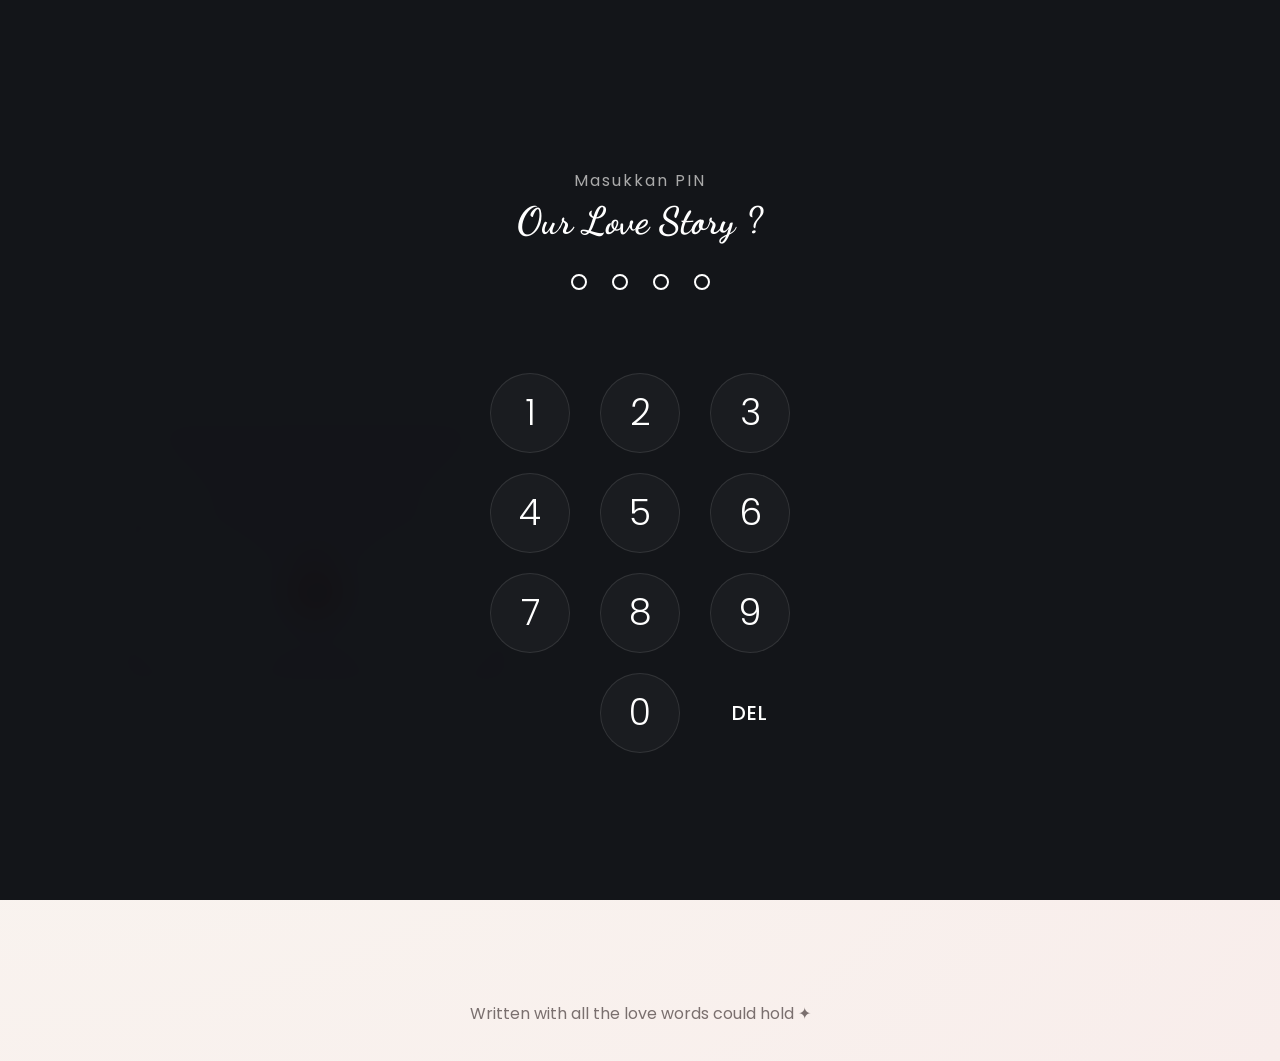
<file: letter.html>
<!DOCTYPE html>
<html lang="en">
<head>
  <meta charset="UTF-8" />
  <meta name="viewport" content="width=device-width, initial-scale=1.0" />
  <title>Letter | Siskaa</title>
  <link href="https://fonts.googleapis.com/css2?family=Cormorant+Garamond:wght@400;500;600;700&family=Dancing+Script:wght@500;600;700&family=Poppins:wght@300;400;500;600;700&display=swap" rel="stylesheet" />
  <link rel="stylesheet" href="style.css" />
</head>
<body>
  <div class="cursor-glow"></div>
  <div class="floating-bg"></div>

  <nav class="navbar glass">
    <a href="index.html" class="logo">Siskaa</a>
    <div class="nav-links">
      <a href="memories.html">Memories</a>
      <a href="reasons.html">Reasons</a>
      <a href="letter.html">Letter</a>
      <a href="cake.html">Cake</a>
      <a href="final.html">Final</a>
    </div>
  </nav>

  <main class="letter-page">
    <section class="envelope reveal" id="envelope">
      <div class="flap"></div>
      <div class="wax-seal">??</div>
      <div class="env-body">
        <div class="stamp"></div>
        <p style="font-family: 'Dancing Script', cursive; font-size: 32px; color: #fff; text-shadow: 1px 1px 5px rgba(0,0,0,0.3); margin-top: 30px;">Untuk Siskaa</p>
        <p style="font-size: 14px; opacity: 0.8; margin-top: 5px;">Tap to open</p>
      </div>
    </section>

    <section class="letter-paper reveal delay-1" id="letterPaper">
      <p class="script-text">Dear Siskaa,</p>
      <p id="typedLetter"></p>
    </section>
  </main>

  <footer class="footer">Written with all the love words could hold ✦</footer>
  <script src="script.js?v=1789217752472"></script>
</body>
</html>
</file>
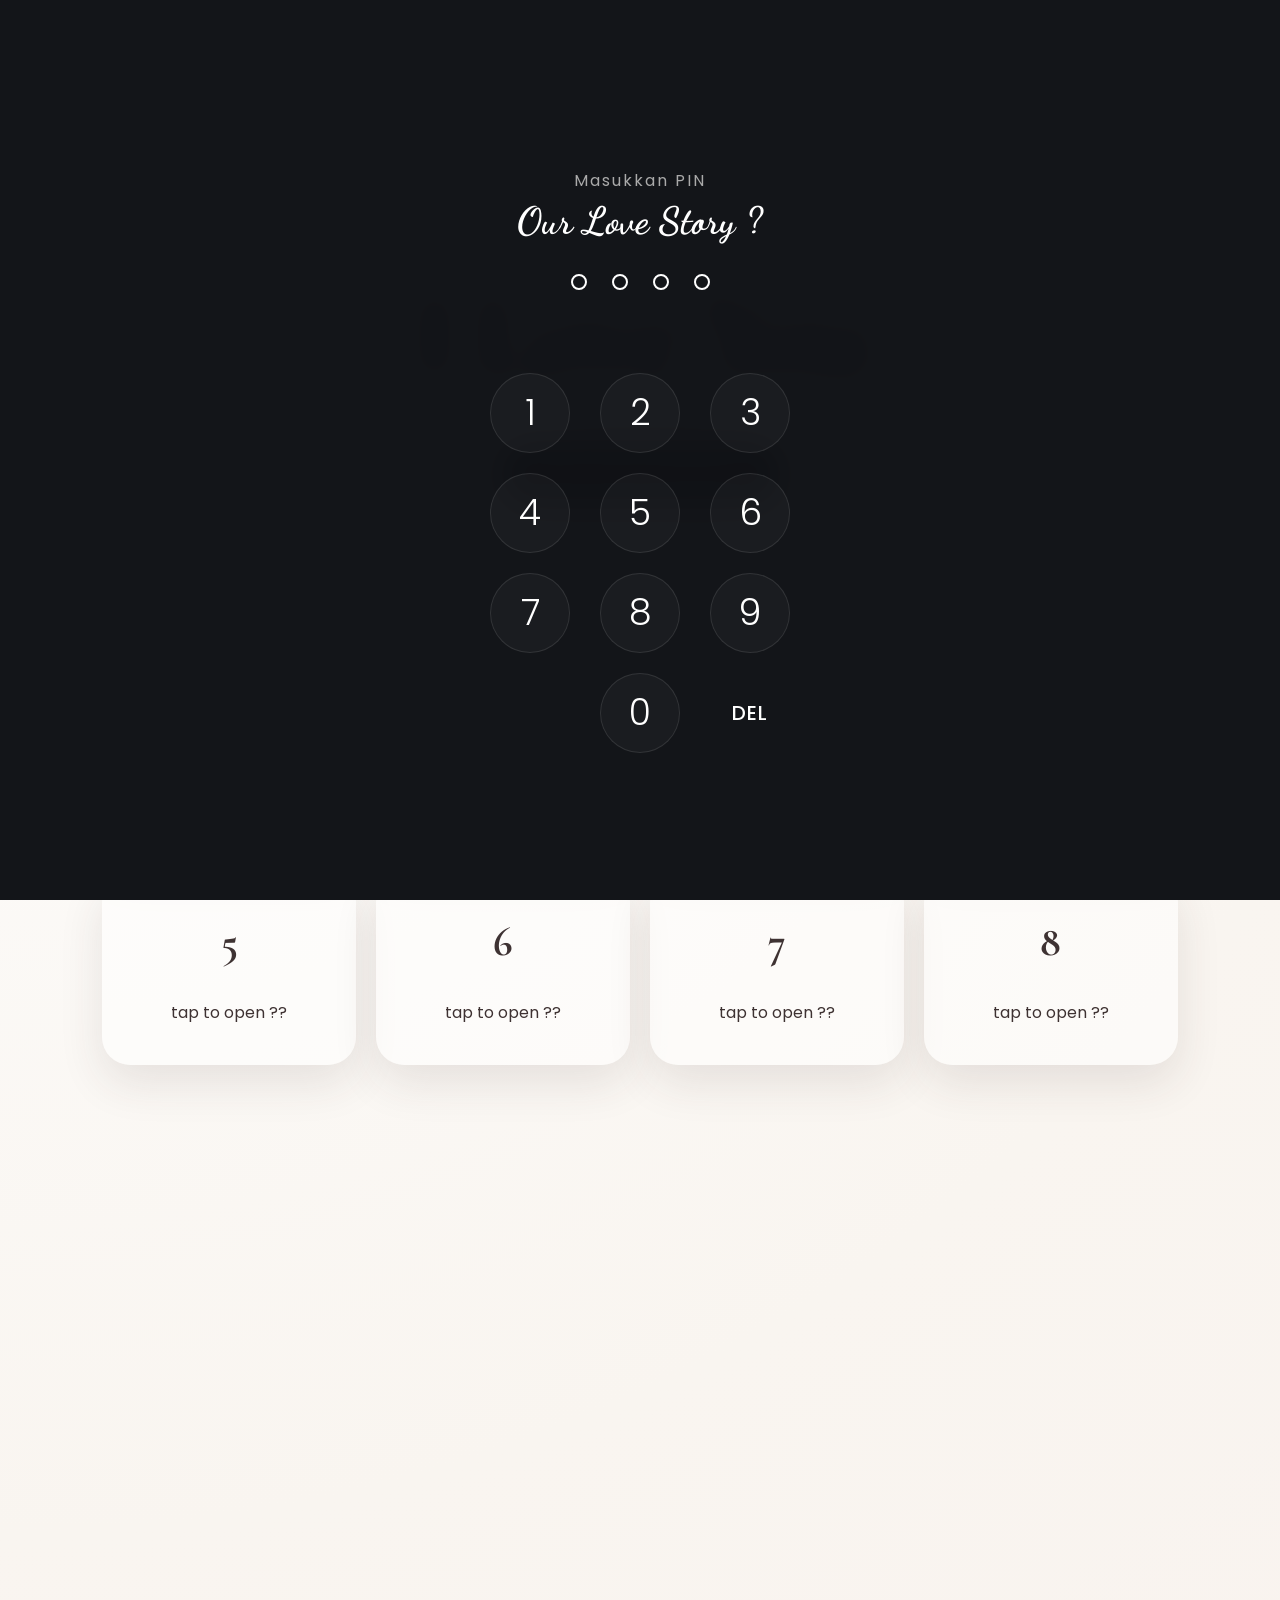
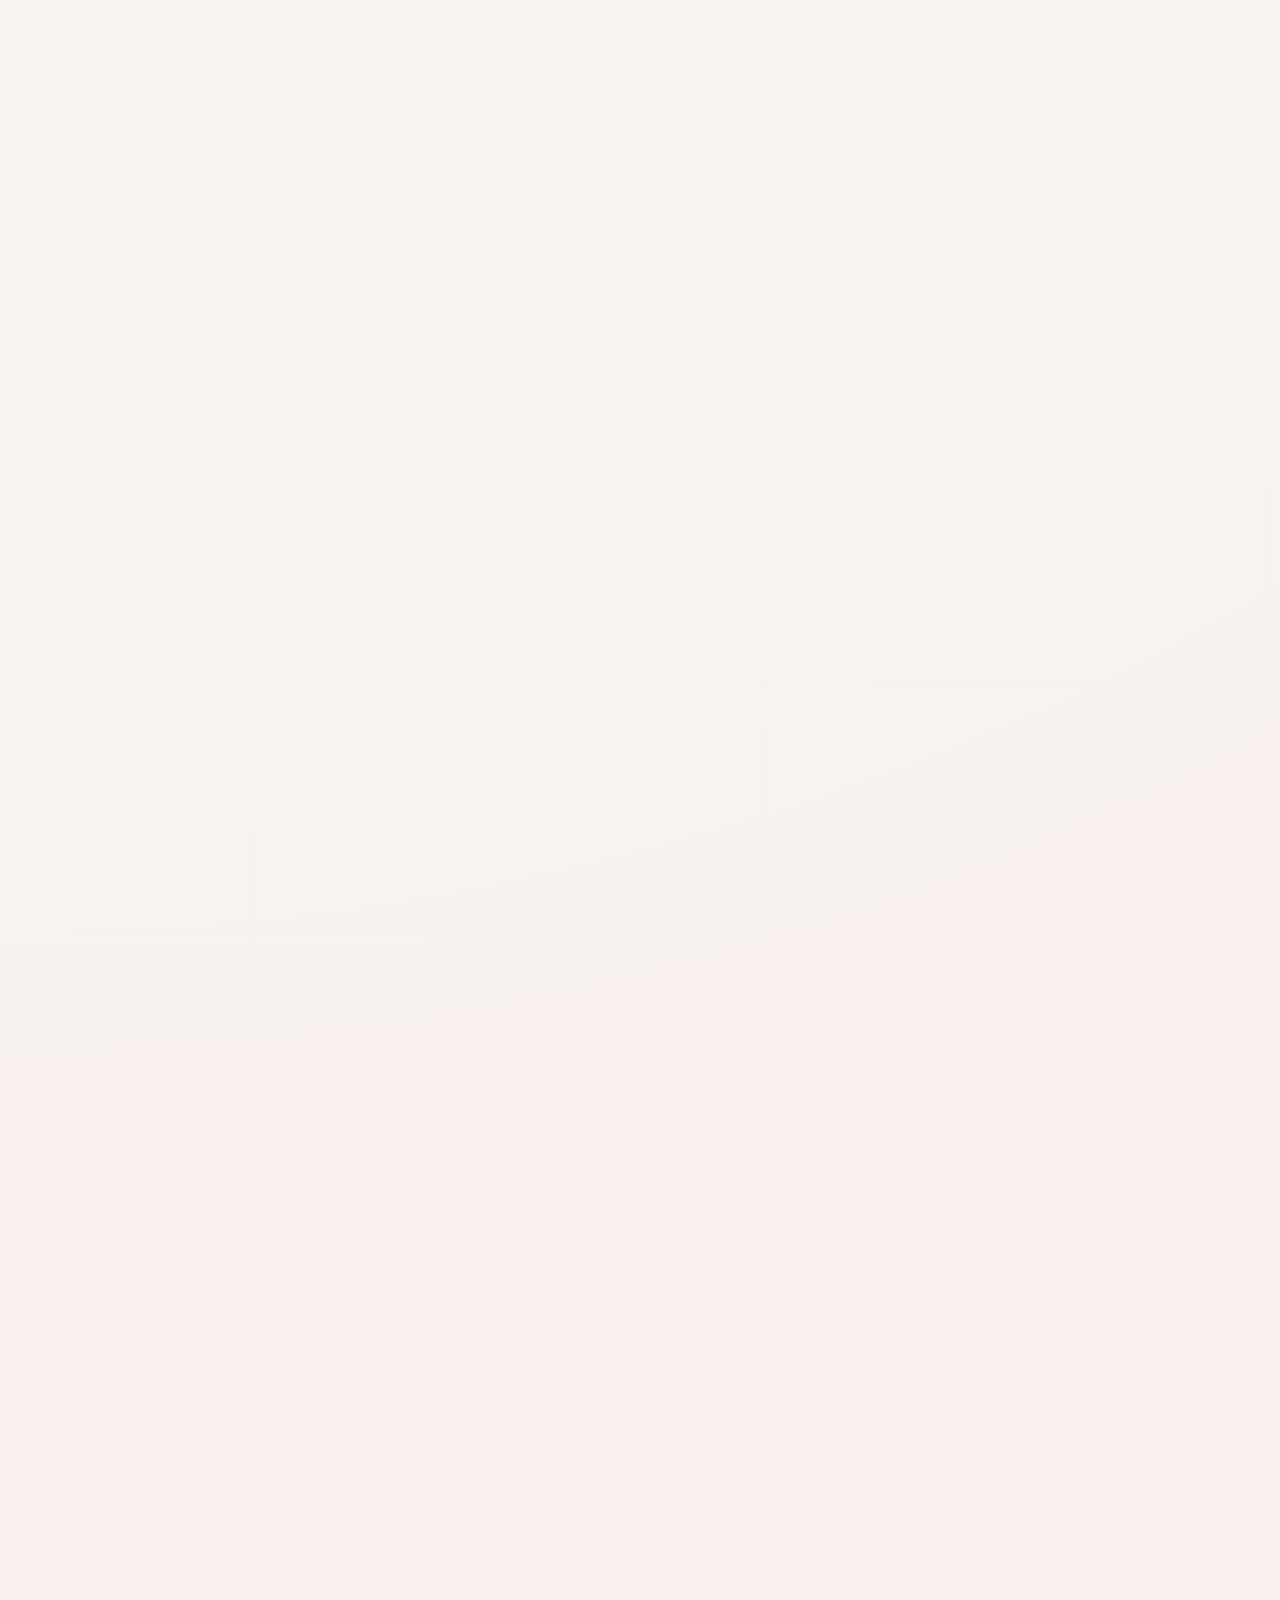
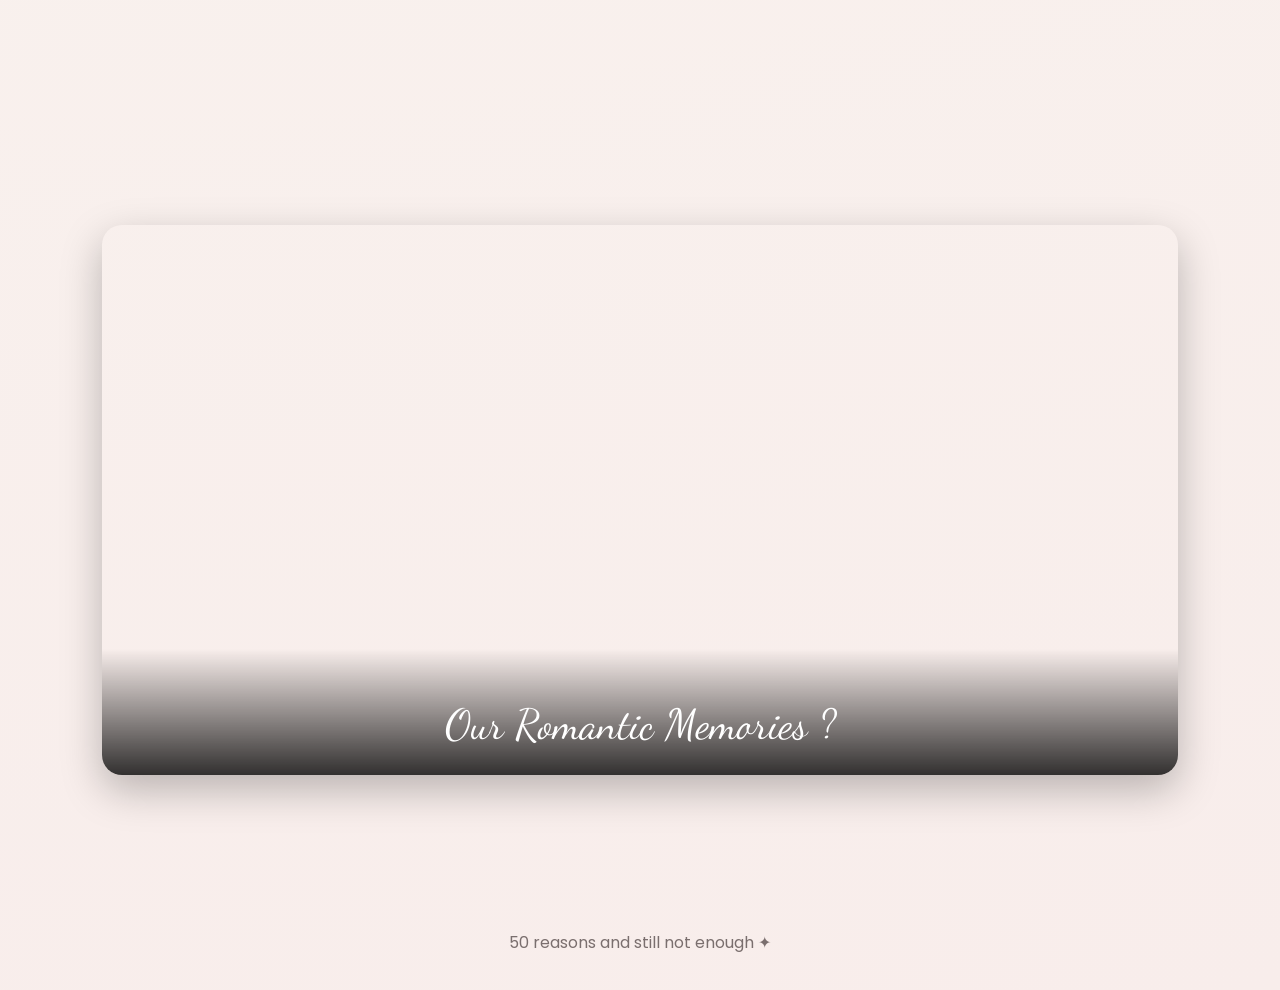
<file: reasons.html>
<!DOCTYPE html>
<html lang="en">
<head>
  <meta charset="UTF-8" />
  <meta name="viewport" content="width=device-width, initial-scale=1.0" />
  <title>Reasons | Siskaa</title>
  <link href="https://fonts.googleapis.com/css2?family=Cormorant+Garamond:wght@400;500;600;700&family=Dancing+Script:wght@500;600;700&family=Poppins:wght@300;400;500;600;700&display=swap" rel="stylesheet" />
  <link rel="stylesheet" href="style.css" />
</head>
<body>
  <div class="cursor-glow"></div>
  <div class="floating-bg"></div>

  <nav class="navbar glass">
    <a href="index.html" class="logo">Siskaa</a>
    <div class="nav-links">
      <a href="memories.html">Memories</a>
      <a href="reasons.html">Reasons</a>
      <a href="letter.html">Letter</a>
      <a href="cake.html">Cake</a>
      <a href="final.html">Final</a>
    </div>
  </nav>

  <header class="sub-hero reveal">
    <p class="script-text">fifty tiny Reasons Why</p>
    <h1>I Love You</h1>
    <p>Tap and smile</p>
    <button class="btn primary" id="randomReasonBtn">Click to know the Reasons</button>
    <div class="random-reason glass" id="randomReason">Your cute funny habits ??</div>
  </header>

  <section class="reason-grid" id="reasonGrid" data-image-folder="assets" data-image-count="50">
  </section>

  <footer class="footer">50 reasons and still not enough ✦</footer>
  <script src="script.js?v=1789217752472"></script>
</body>
</html>
</file>
<file: style.css>
:root {
  --warm-white: #f9f5f0;
  --blush: #f8edeb;
  --rose: #e8cfc1;
  --champagne: #d8b4a0;
  --cocoa: #3e3232;
  --serif: "Cormorant Garamond", serif;
  --script: "Dancing Script", cursive;
  --body: "Poppins", sans-serif;
}

* {
  box-sizing: border-box;
  margin: 0;
  padding: 0;
}

html {
  scroll-behavior: smooth;
}

body {
  min-height: 100vh;
  overflow-x: hidden;
  color: var(--cocoa);
  font-family: var(--body);
  background: radial-gradient(circle at top left, #fff 0%, var(--warm-white) 35%, var(--blush) 100%);
}

a {
  color: inherit;
  text-decoration: none;
}

button {
  font: inherit;
}

.glass {
  background: rgba(255, 255, 255, 0.35);
  border: 1px solid rgba(255, 255, 255, 0.55);
  backdrop-filter: blur(22px);
  box-shadow: 0 24px 70px rgba(62, 50, 50, 0.12);
}

.navbar {
  position: fixed;
  top: 22px;
  left: 50%;
  z-index: 50;
  width: min(1120px, 92%);
  display: flex;
  align-items: center;
  justify-content: space-between;
  padding: 14px 24px;
  border-radius: 999px;
  transform: translateX(-50%);
}

.logo {
  font-family: var(--script);
  font-size: 30px;
  font-weight: 700;
}

.nav-links {
  display: flex;
  gap: 18px;
  font-size: 13px;
  font-weight: 500;
}

.nav-links a {
  opacity: 0.78;
  transition: 0.3s;
}

.nav-links a:hover {
  color: #9f6a59;
  opacity: 1;
}

.cursor-glow {
  position: fixed;
  z-index: 0;
  width: 280px;
  height: 280px;
  border-radius: 50%;
  pointer-events: none;
  background: radial-gradient(circle, rgba(216, 180, 160, 0.28), transparent 65%);
  transform: translate(-50%, -50%);
}

.floating-bg::before,
.floating-bg::after {
  content: "✦ ♥ ✧";
  position: fixed;
  z-index: 0;
  color: rgba(216, 180, 160, 0.35);
  font-size: 34px;
  animation: float 8s infinite ease-in-out;
}

.floating-bg::before {
  top: 18%;
  left: 7%;
}

.floating-bg::after {
  right: 8%;
  bottom: 18%;
  animation-delay: 2s;
}

.hero,
.page-section {
  min-height: 100vh;
}

.hero {
  position: relative;
  display: grid;
  grid-template-columns: 1.2fr 0.8fr;
  align-items: center;
  padding: 120px 9% 70px;
  background: linear-gradient(120deg, rgba(249, 245, 240, 0.78), rgba(248, 237, 235, 0.65)), var(--hero-image) center/cover;
}

.hero-overlay {
  position: absolute;
  inset: 0;
  background: radial-gradient(circle at 70% 40%, rgba(255, 255, 255, 0.55), transparent 35%);
}

.hero-content,
.countdown-card {
  position: relative;
  z-index: 2;
}

.script-text {
  margin-bottom: 8px;
  color: #a36f5c;
  font-family: var(--script);
  font-size: 30px;
}

.hero h1,
.sub-hero h1,
.final-page h1,
.cake-page h1 {
  font-family: var(--serif);
  font-size: clamp(62px, 9vw, 128px);
  font-weight: 600;
  line-height: 0.86;
  letter-spacing: -3px;
}

.hero h1 span {
  color: #8f5f51;
  font-style: italic;
}

.hero-desc {
  max-width: 560px;
  margin: 28px 0;
  font-size: 18px;
  line-height: 1.8;
}

.btn {
  display: inline-flex;
  align-items: center;
  justify-content: center;
  margin-right: 12px;
  padding: 14px 28px;
  border-radius: 999px;
  font-weight: 600;
  transition: 0.3s;
}

.primary {
  color: #fff;
  background: var(--cocoa);
  box-shadow: 0 20px 50px rgba(62, 50, 50, 0.22);
}

.ghost {
  background: rgba(255, 255, 255, 0.42);
  border: 1px solid rgba(62, 50, 50, 0.1);
}

.btn:hover,
.cut-cake-btn:hover {
  transform: translateY(-4px);
}

.countdown-card {
  max-width: 420px;
  padding: 28px;
  border-radius: 32px;
}

.countdown {
  display: grid;
  grid-template-columns: repeat(4, 1fr);
  gap: 12px;
}

.countdown div {
  padding: 18px 10px;
  text-align: center;
  background: rgba(255, 255, 255, 0.42);
  border-radius: 22px;
}

.countdown strong {
  font-family: var(--serif);
  font-size: 36px;
}

.countdown span {
  display: block;
  font-size: 12px;
}

.music-btn {
  position: fixed;
  right: 28px;
  bottom: 28px;
  z-index: 60;
  width: 56px;
  height: 56px;
  color: #fff;
  font-size: 24px;
  background: var(--cocoa);
  border: 0;
  border-radius: 50%;
  box-shadow: 0 18px 42px rgba(62, 50, 50, 0.25);
  cursor: pointer;
}

.sub-hero {
  padding: 150px 8% 55px;
  text-align: center;
}

.sub-hero p {
  max-width: 680px;
  margin: 10px auto 24px;
}

.masonry {
  columns: 3 260px;
  column-gap: 24px;
  padding: 30px 8%;
}

.polaroid {
  break-inside: avoid;
  margin-bottom: 24px;
  padding: 14px 14px 22px;
  background: #fff;
  border-radius: 24px;
  box-shadow: 0 20px 55px rgba(62, 50, 50, 0.14);
  transform: rotate(-1deg);
  transition: 0.35s;
}

.polaroid:nth-child(even) {
  transform: rotate(1.5deg);
}

.polaroid:hover {
  transform: translateY(-8px) rotate(0);
}

.photo {
  height: 260px;
  border-radius: 18px;
  background: linear-gradient(135deg, var(--rose), var(--champagne)) center/cover;
}
.photo video {
  width: 100%;
  height: 100%;
  border-radius: 18px;
  object-fit: cover;
  display: block;
}

.tall .photo {
  height: 390px;
}

.wide .photo {
  height: 230px;
}

.polaroid p {
  margin-top: 12px;
  font-family: var(--script);
  font-size: 25px;
}

.reason-grid {
  display: grid;
  grid-template-columns: repeat(auto-fit, minmax(210px, 1fr));
  gap: 20px;
  padding: 20px 8% 90px;
}

.reason-card {
  height: 190px;
  perspective: 900px;
  cursor: pointer;
}

.reason-inner {
  position: relative;
  width: 100%;
  height: 100%;
  transition: 0.7s;
  transform-style: preserve-3d;
}

.reason-card:hover .reason-inner,
.reason-card:focus-within .reason-inner {
  transform: rotateY(180deg);
}

.reason-front,
.reason-back {
  position: absolute;
  inset: 0;
  display: grid;
  place-items: center;
  padding: 24px;
  text-align: center;
  border-radius: 28px;
  backface-visibility: hidden;
  box-shadow: 0 18px 45px rgba(62, 50, 50, 0.11);
}

.reason-front {
  background: rgba(255, 255, 255, 0.5);
}

.reason-front h3 {
  font-family: var(--serif);
  font-size: 42px;
}

.reason-back {
  color: #fff;
  background-position: center;
  background-size: cover;
  transform: rotateY(180deg);
  place-items: end center;
  padding: 24px 20px 22px;
}

.reason-back p {
  width: 100%;
  margin: 0;
  font-family: var(--script);
  font-size: 25px;
  line-height: 1.25;
  text-shadow: 0 8px 24px rgba(0, 0, 0, 0.55);
}

.random-reason {
  max-width: 560px;
  margin: 22px auto 0;
  padding: 20px;
  border-radius: 28px;
}

.letter-page {
  min-height: 100vh;
  display: grid;
  grid-template-columns: 0.8fr 1.2fr;
  gap: 50px;
  align-items: center;
  padding: 150px 9% 70px;
}

.envelope {
  position: relative;
  height: 260px;
  cursor: pointer;
}

.env-body {
  position: absolute;
  bottom: 0;
  display: grid;
  place-items: center;
  width: 100%;
  height: 180px;
  border-radius: 18px;
  background: linear-gradient(135deg, var(--rose), #fff);
  box-shadow: 0 30px 70px rgba(62, 50, 50, 0.14);
}

.flap {
  position: absolute;
  top: 0;
  left: 8%;
  width: 84%;
  height: 160px;
  background: var(--champagne);
  clip-path: polygon(50% 100%, 0 0, 100% 0);
  transform-origin: top;
  transition: 0.7s;
}

.envelope.open .flap {
  transform: rotateX(180deg);
}

.letter-paper {
  min-height: 500px;
  padding: 46px;
  background: #fffaf5;
  border-radius: 34px;
  box-shadow: 0 30px 80px rgba(62, 50, 50, 0.16);
}

.letter-paper h1 {
  font-family: var(--serif);
  font-size: 58px;
}

.letter-paper p:last-child {
  font-size: 17px;
  line-height: 2;
}

.night {
  color: #fff;
  background: radial-gradient(circle at top, #453636 0%, #191317 70%);
}

.cake-page,
.final-page {
  min-height: 100vh;
  display: grid;
  place-items: center;
  padding: 150px 8% 70px;
  text-align: center;
}

.final-page {
  background: linear-gradient(rgba(25, 19, 23, 0.45), rgba(25, 19, 23, 0.86)), var(--final-image) center/cover;
}

.cake-page h1,
.final-page h1 {
  max-width: 900px;
}


.cake-section {
  position: relative;
  display: flex;
  flex-direction: column;
  align-items: center;
  justify-content: center;
  min-height: 62vh;
  overflow: visible;
}

.cake-glow {
  position: absolute;
  width: 460px;
  height: 460px;
  border-radius: 50%;
  background: radial-gradient(circle, rgba(255, 214, 186, 0.34), transparent 68%);
  filter: blur(2px);
}

.cake-stage-text {
  position: relative;
  z-index: 8;
  margin: 18px auto 28px;
  max-width: 620px;
  padding: 14px 22px;
  border: 1px solid rgba(255, 255, 255, 0.32);
  border-radius: 999px;
  background: rgba(255, 255, 255, 0.13);
  color: rgba(255, 255, 255, 0.88);
  backdrop-filter: blur(14px);
  font-size: 14px;
}

.cake {
  position: relative;
  width: 390px;
  height: 330px;
  margin-bottom: 38px;
  overflow: visible;
}

.plate {
  position: absolute;
  left: 50%;
  bottom: -18px;
  width: 390px;
  height: 34px;
  border-radius: 50%;
  background: rgba(255, 255, 255, 0.34);
  transform: translateX(-50%);
  box-shadow: 0 26px 45px rgba(0, 0, 0, 0.24);
}

.candles {
  position: absolute;
  top: 2px;
  left: 50%;
  z-index: 7;
  display: flex;
  gap: 28px;
  transform: translateX(-50%);
  transition: 0.85s ease;
}

.candle {
  position: relative;
  display: block;
  width: 13px;
  height: 58px;
  margin-top: 24px;
  border-radius: 8px;
  background: repeating-linear-gradient(45deg, #fff 0 7px, #f7a7b5 7px 14px);
  box-shadow: inset 0 -8px 12px rgba(0, 0, 0, 0.08);
}

.flame {
  position: absolute;
  top: -28px;
  left: 50%;
  width: 16px;
  height: 30px;
  border-radius: 50% 50% 45% 45%;
  background: radial-gradient(circle at 50% 65%, #fff7a8 0 24%, #ffd166 25% 56%, #ff7b00 57% 100%);
  transform: translateX(-50%);
  box-shadow: 0 0 18px #ffb347, 0 0 36px rgba(255, 179, 71, 0.72);
  animation: flicker 0.8s infinite alternate;
  transform-origin: bottom center;
  transition: 0.45s ease;
}

.smoke {
  position: absolute;
  top: -30px;
  left: 50%;
  width: 10px;
  height: 10px;
  border-radius: 50%;
  background: rgba(255, 255, 255, 0.72);
  opacity: 0;
  filter: blur(3px);
  transform: translateX(-50%) scale(0.3);
}

.cake.blow .flame {
  opacity: 0;
  transform: translateX(-50%) translateY(12px) scale(0.1) rotate(18deg);
  box-shadow: none;
}

.cake.blow .smoke {
  animation: smokeUp 1.45s ease-out forwards;
}

.cake.blow .candle:nth-child(2) .smoke {
  animation-delay: 0.15s;
}

.cake.blow .candle:nth-child(3) .smoke {
  animation-delay: 0.3s;
}

.cake-top,
.cake-middle,
.cake-bottom,
.cake-slice {
  position: absolute;
  left: 50%;
  border-radius: 22px;
  transform: translateX(-50%);
  transition: 0.9s cubic-bezier(0.22, 0.82, 0.22, 1);
}

.cake-top,
.cake-middle,
.cake-bottom {
  z-index: 3;
  box-shadow: 0 24px 42px rgba(0, 0, 0, 0.22);
  overflow: hidden;
}

.cake-top::after,
.cake-middle::after,
.cake-bottom::after {
  content: "";
  position: absolute;
  inset: 11px 18px auto;
  height: 12px;
  border-radius: 999px;
  background: rgba(255, 255, 255, 0.38);
}

.cake-bottom {
  bottom: 24px;
  width: 330px;
  height: 92px;
  background: linear-gradient(135deg, #e8cfc1, #c8937a);
}

.cake-middle {
  bottom: 104px;
  width: 270px;
  height: 84px;
  background: linear-gradient(135deg, #f8edeb, #e7b7aa);
}

.cake-top {
  bottom: 176px;
  width: 210px;
  height: 74px;
  background: linear-gradient(135deg, #fff5f2, #f1c8bb);
}

.cut-line {
  position: absolute;
  left: 57%;
  bottom: 24px;
  z-index: 6;
  width: 3px;
  height: 228px;
  border-radius: 999px;
  background: rgba(255, 255, 255, 0.85);
  opacity: 0;
  transform: rotate(10deg) scaleY(0);
  transform-origin: top;
  box-shadow: 0 0 18px rgba(255, 255, 255, 0.65);
}

.cake.knife-in .cut-line {
  opacity: 1;
  animation: cutTrace 0.75s ease-in-out forwards;
}

.cake-slice {
  z-index: 5;
  right: 20px;
  left: auto;
  bottom: 24px;
  width: 126px;
  height: 225px;
  border-radius: 18px 22px 20px 18px;
  background: linear-gradient(135deg, #fff5f2 0 30%, #f8edeb 30% 63%, #e8cfc1 63% 100%);
  clip-path: polygon(13% 0, 100% 13%, 78% 100%, 0 100%);
  opacity: 0;
  transform: translateX(-12px) rotate(0deg) scale(0.97);
  box-shadow: 0 28px 48px rgba(0, 0, 0, 0.25);
}

.cake-slice::before {
  content: "";
  position: absolute;
  inset: 0;
  background: radial-gradient(circle at 62% 38%, rgba(195, 92, 92, 0.65) 0 4px, transparent 5px),
    radial-gradient(circle at 48% 72%, rgba(195, 92, 92, 0.55) 0 4px, transparent 5px);
}

.knife {
  position: absolute;
  top: 0;
  right: -170px;
  z-index: 9;
  width: 218px;
  height: 44px;
  opacity: 0;
  transform: translate(80px, -20px) rotate(-34deg);
  transform-origin: right center;
  transition: 1s cubic-bezier(0.22, 0.82, 0.22, 1);
}

.knife-blade {
  position: absolute;
  left: 0;
  top: 12px;
  width: 158px;
  height: 18px;
  border-radius: 999px 4px 4px 999px;
  background: linear-gradient(90deg, #ffffff, #d7d7d7 55%, #9e9e9e);
  box-shadow: 0 14px 28px rgba(0, 0, 0, 0.25);
}

.knife-blade::before {
  content: "";
  position: absolute;
  left: 4px;
  top: 3px;
  width: 120px;
  height: 4px;
  border-radius: 999px;
  background: rgba(255, 255, 255, 0.8);
}

.knife-handle {
  position: absolute;
  right: 0;
  top: 5px;
  width: 68px;
  height: 32px;
  border-radius: 999px;
  background: linear-gradient(135deg, #714948, #3e292d);
  box-shadow: inset 8px 0 10px rgba(255, 255, 255, 0.08), 0 12px 24px rgba(0, 0, 0, 0.28);
}

.cake.knife-in .knife {
  opacity: 1;
  transform: translate(-205px, 128px) rotate(-21deg);
}

.cake.sliced .knife {
  opacity: 0;
  transform: translate(-245px, 170px) rotate(-12deg);
}

.cake.sliced .cake-top,
.cake.sliced .cake-middle,
.cake.sliced .cake-bottom {
  clip-path: polygon(0 0, 62% 0, 52% 100%, 0 100%);
}

.cake.sliced .cake-slice {
  opacity: 1;
  transform: translate(78px, 34px) rotate(12deg) scale(1);
}

.cake.sliced .candles {
  transform: translateX(-83%) translateY(-4px) rotate(-5deg);
}

.cut-cake-btn {
  position: relative;
  z-index: 8;
  padding: 18px 40px;
  color: #3e3232;
  font-size: 18px;
  font-weight: 600;
  cursor: pointer;
  background: rgba(255, 255, 255, 0.82);
  border: 0;
  border-radius: 50px;
  box-shadow: 0 10px 30px rgba(0, 0, 0, 0.16);
  transition: 0.4s;
}

.cut-cake-btn:hover {
  transform: translateY(-4px) scale(1.03);
}

.cut-cake-btn:disabled {
  cursor: default;
  opacity: 0.92;
  transform: none;
}

@keyframes smokeUp {
  0% { opacity: 0; transform: translateX(-50%) translateY(0) scale(0.35); }
  20% { opacity: 0.8; }
  100% { opacity: 0; transform: translateX(-50%) translateY(-58px) scale(2.3); }
}

@keyframes cutTrace {
  0% { transform: rotate(10deg) scaleY(0); }
  100% { transform: rotate(10deg) scaleY(1); }
}

#confetti {
  position: fixed;
  inset: 0;
  pointer-events: none;
}

.footer {
  padding: 35px;
  color: rgba(62, 50, 50, 0.68);
  text-align: center;
}

.night .footer {
  color: rgba(255, 255, 255, 0.65);
}

.reveal {
  opacity: 0;
  transform: translateY(24px);
  animation: reveal 0.8s forwards;
}

.delay-1 {
  animation-delay: 0.18s;
}

.delay-2 {
  animation-delay: 0.34s;
}

@keyframes reveal {
  to {
    opacity: 1;
    transform: none;
  }
}

@keyframes float {
  50% {
    transform: translateY(-26px) rotate(8deg);
  }
}

@keyframes flicker {
  to {
    transform: scale(1.15) translateY(-2px);
    opacity: 0.84;
  }
}

@media (max-width: 900px) {
  .hero,
  .letter-page {
    grid-template-columns: 1fr;
  }

  .nav-links {
    display: none;
  }

  .hero {
    padding-top: 145px;
  }

  .hero h1,
  .sub-hero h1,
  .final-page h1,
  .cake-page h1 {
    font-size: 64px;
  }

  .countdown {
    grid-template-columns: repeat(2, 1fr);
  }

  .cake {
    transform: scale(0.86);
  }
}


/* =========================================================
   RESPONSIVE FIXES
   Added to make the birthday website work nicely on laptops,
   tablets, mobile phones, and very small screens.
   ========================================================= */

html {
  -webkit-text-size-adjust: 100%;
}

body {
  width: 100%;
}

img,
video,
canvas {
  max-width: 100%;
}

main,
header,
section,
footer,
.navbar {
  position: relative;
}

.hero-content,
.countdown-card,
.sub-hero,
.masonry,
.reason-grid,
.letter-page,
.cake-page,
.final-page,
.footer {
  z-index: 1;
}

.navbar {
  gap: 14px;
}

.nav-links {
  min-width: 0;
}

.nav-links a {
  white-space: nowrap;
}

.hero-actions {
  display: flex;
  flex-wrap: wrap;
  gap: 12px;
}

.hero-actions .btn,
.final-page .btn,
.sub-hero .btn {
  margin-right: 0;
}

.countdown-card {
  width: 100%;
  justify-self: center;
}

.masonry {
  width: 100%;
}

.photo {
  overflow: hidden;
  background-position: center;
  background-size: cover;
}

.reason-card:focus .reason-inner {
  transform: rotateY(180deg);
}

.letter-paper,
.random-reason,
.countdown-card,
.polaroid,
.reason-front,
.reason-back {
  overflow-wrap: anywhere;
}

/* Laptop / small desktop */
@media (max-width: 1100px) {
  .hero {
    grid-template-columns: 1fr 0.9fr;
    gap: 36px;
    padding-inline: 6%;
  }

  .letter-page {
    gap: 34px;
    padding-inline: 6%;
  }

  .cake-page,
  .final-page {
    padding-inline: 6%;
  }
}

/* Tablet */
@media (max-width: 900px) {
  .navbar {
    top: 14px;
    width: min(720px, 94%);
    align-items: center;
  }

  .nav-links {
    display: flex;
    gap: 12px;
    max-width: 70%;
    overflow-x: auto;
    padding: 6px 2px 7px;
    scrollbar-width: none;
  }

  .nav-links::-webkit-scrollbar {
    display: none;
  }

  .nav-links a {
    padding: 8px 12px;
    border-radius: 999px;
    background: rgba(255, 255, 255, 0.38);
  }

  .hero,
  .letter-page {
    grid-template-columns: 1fr;
  }

  .hero {
    gap: 36px;
    min-height: auto;
    padding: 145px 6% 70px;
    background-position: center top;
  }

  .hero h1,
  .sub-hero h1,
  .final-page h1,
  .cake-page h1 {
    font-size: clamp(52px, 12vw, 82px);
    letter-spacing: -2px;
  }

  .countdown {
    grid-template-columns: repeat(4, 1fr);
  }

  .sub-hero {
    padding: 135px 6% 45px;
  }

  .masonry {
    columns: 2 240px;
    padding-inline: 6%;
  }

  .reason-grid {
    grid-template-columns: repeat(auto-fit, minmax(180px, 1fr));
    padding-inline: 6%;
  }

  .letter-page {
    min-height: auto;
    padding: 135px 6% 60px;
  }

  .envelope {
    max-width: 460px;
    width: 100%;
    margin: 0 auto;
  }

  .letter-paper {
    min-height: 360px;
  }

  .cake-page,
  .final-page {
    min-height: auto;
    padding: 135px 6% 60px;
  }

  .cake-section {
    min-height: 560px;
  }

  .cake {
    transform: scale(0.86);
    transform-origin: center top;
  }
}

/* Mobile */
@media (max-width: 640px) {
  .glass {
    backdrop-filter: blur(16px);
  }

  .navbar {
    top: 10px;
    width: 94%;
    flex-direction: column;
    justify-content: center;
    padding: 12px 14px;
    border-radius: 26px;
  }

  .logo {
    font-size: 28px;
    line-height: 1;
  }

  .nav-links {
    width: 100%;
    max-width: 100%;
    justify-content: flex-start;
    font-size: 12px;
  }

  .cursor-glow {
    display: none;
  }

  .floating-bg::before,
  .floating-bg::after {
    font-size: 24px;
    opacity: 0.65;
  }

  .hero {
    min-height: 100svh;
    padding: 150px 5% 46px;
    text-align: center;
  }

  .script-text {
    font-size: 25px;
  }

  .hero h1,
  .sub-hero h1,
  .final-page h1,
  .cake-page h1 {
    font-size: clamp(44px, 15vw, 62px);
    line-height: 0.92;
    letter-spacing: -1.4px;
  }

  .hero-desc {
    margin: 22px auto;
    font-size: 15px;
    line-height: 1.75;
  }

  .hero-actions {
    justify-content: center;
  }

  .btn {
    width: min(100%, 280px);
    padding: 13px 20px;
  }

  .countdown-card {
    padding: 20px;
    border-radius: 26px;
  }

  .countdown {
    grid-template-columns: repeat(2, 1fr);
    gap: 10px;
  }

  .countdown div {
    padding: 14px 8px;
    border-radius: 18px;
  }

  .countdown strong {
    font-size: 31px;
  }

  .music-btn {
    right: 18px;
    bottom: 18px;
    width: 50px;
    height: 50px;
    font-size: 22px;
  }

  .sub-hero {
    padding: 145px 5% 35px;
  }

  .sub-hero p {
    font-size: 14px;
    line-height: 1.7;
  }

  .masonry {
    columns: 1;
    padding: 20px 5% 60px;
  }

  .polaroid {
    margin-bottom: 18px;
    border-radius: 22px;
    transform: none;
  }

  .polaroid:nth-child(even),
  .polaroid:hover {
    transform: none;
  }

  .photo,
  .wide .photo {
    height: 245px;
  }

  .tall .photo {
    height: 340px;
  }

  .reason-grid {
    grid-template-columns: 1fr;
    gap: 16px;
    padding: 16px 5% 65px;
  }

  .reason-card {
    height: 172px;
  }

  .reason-front,
  .reason-back {
    border-radius: 24px;
  }

  .reason-back p,
  .polaroid p {
    font-size: 23px;
  }

  .random-reason {
    margin-top: 16px;
    padding: 16px;
    font-size: 14px;
  }

  .letter-page {
    padding: 145px 5% 45px;
    gap: 26px;
  }

  .envelope {
    height: 220px;
  }

  .env-body {
    height: 150px;
  }

  .flap {
    height: 135px;
  }

  .letter-paper {
    min-height: 330px;
    padding: 28px 22px;
    border-radius: 28px;
  }

  .letter-paper p:last-child {
    font-size: 15px;
    line-height: 1.9;
  }

  .cake-page,
  .final-page {
    padding: 145px 5% 48px;
  }

  .final-page p,
  .cake-page p {
    font-size: 14px;
    line-height: 1.7;
  }

  .cake-section {
    min-height: 500px;
    width: 100%;
  }

  .cake-glow {
    width: 320px;
    height: 320px;
  }

  .cake-stage-text {
    width: min(100%, 330px);
    margin-bottom: 12px;
    padding: 12px 16px;
    white-space: normal;
  }

  .cake {
    margin-bottom: -10px;
    transform: scale(0.72);
    transform-origin: center top;
  }

  .cut-cake-btn {
    width: min(100%, 310px);
    padding: 15px 22px;
    font-size: 16px;
  }

  .footer {
    padding: 25px 18px;
    font-size: 13px;
  }
}

/* Very small phones */
@media (max-width: 380px) {
  .navbar {
    width: 96%;
    padding-inline: 10px;
  }

  .nav-links a {
    padding: 7px 10px;
  }

  .hero,
  .sub-hero,
  .letter-page,
  .cake-page,
  .final-page {
    padding-inline: 4%;
  }

  .hero h1,
  .sub-hero h1,
  .final-page h1,
  .cake-page h1 {
    font-size: clamp(39px, 14vw, 50px);
  }

  .script-text {
    font-size: 23px;
  }

  .photo,
  .wide .photo {
    height: 220px;
  }

  .tall .photo {
    height: 300px;
  }

  .countdown strong {
    font-size: 28px;
  }

  .cake-section {
    min-height: 470px;
  }

  .cake {
    transform: scale(0.64);
    margin-bottom: -48px;
  }
}

@media (prefers-reduced-motion: reduce) {
  *,
  *::before,
  *::after {
    scroll-behavior: auto !important;
    animation-duration: 0.001ms !important;
    animation-iteration-count: 1 !important;
    transition-duration: 0.001ms !important;
  }
}


/* --- PREMIUM ENVELOPE UPGRADES --- */
.envelope {
  position: relative;
  perspective: 1000px;
  transform-style: preserve-3d;
  transition: transform 0.4s ease;
}
.envelope:hover {
  transform: translateY(-10px);
}
.env-body {
  background: repeating-linear-gradient(45deg, #ffcce6, #ffcce6 10px, #ffffff 10px, #ffffff 20px) !important;
  box-shadow: 0 15px 40px rgba(255, 105, 180, 0.2), inset 0 0 50px rgba(255, 105, 180, 0.4) !important;
  border: 2px solid #ffb3d9;
  flex-direction: column;
  justify-content: center;
}
.flap {
  background: #ffb3d9 !important;
  border-bottom: 2px solid #ff99cc;
  box-shadow: 0 5px 15px rgba(0,0,0,0.1);
  z-index: 10;
}
.wax-seal {
  position: absolute;
  top: 140px; /* Aligned with flap edge */
  left: 50%;
  transform: translateX(-50%);
  width: 50px;
  height: 50px;
  background: radial-gradient(circle at 30% 30%, #e74c3c, #c0392b);
  border-radius: 50%;
  display: flex;
  justify-content: center;
  align-items: center;
  font-size: 20px;
  box-shadow: 0 5px 15px rgba(192, 57, 43, 0.5), inset 0 0 10px rgba(0,0,0,0.3);
  z-index: 20;
  transition: 0.7s ease;
}
.envelope.open .wax-seal {
  transform: translateX(-50%) translateY(-140px) scale(0);
  opacity: 0;
}
.stamp {
  position: absolute;
  top: 15px;
  right: 20px;
  width: 40px;
  height: 50px;
  background: url('https://upload.wikimedia.org/wikipedia/commons/thumb/c/c2/Heart_symbol_red.svg/1024px-Heart_symbol_red.svg.png') center/50% no-repeat, white;
  border: 2px dashed #ffb3b3;
  padding: 5px;
}
.letter-paper {
  background: #fffaf5 url('https://www.transparenttextures.com/patterns/cream-paper.png') !important;
  border: 1px solid #e6d3c1;
  box-shadow: 5px 10px 40px rgba(0,0,0,0.08) !important;
  position: relative;
}
.letter-paper::before {
  content: "??";
  position: absolute;
  bottom: 20px;
  right: 25px;
  font-size: 40px;
  opacity: 0.15;
  transform: rotate(-15deg);
}

/* --- PHOTOSTRIP VINTAGE --- */
.final-page {
  display: flex !important;
  flex-direction: row !important;
  justify-content: center;
  align-items: center;
  gap: 80px;
  flex-wrap: wrap;
}
.final-content {
  display: flex;
  flex-direction: column;
  align-items: center;
  text-align: center;
  max-width: 600px;
}
.photostrip-container {
  perspective: 1000px;
  margin-top: 20px;
}
.photostrip {
  background: #fdfbf7;
  padding: 15px 15px 20px 15px;
  border-radius: 4px;
  box-shadow: 2px 10px 25px rgba(0,0,0,0.3);
  display: flex;
  flex-direction: column;
  gap: 12px;
  transform: rotate(3deg) scale(0.95);
  transition: transform 0.4s cubic-bezier(0.175, 0.885, 0.32, 1.275);
  position: relative;
  width: 200px;
}
.photostrip:hover {
  transform: rotate(0deg) scale(1.02);
  box-shadow: 5px 15px 35px rgba(0,0,0,0.4);
}
.tape {
  position: absolute;
  top: -15px;
  left: 50%;
  transform: translateX(-50%) rotate(-2deg);
  width: 80px;
  height: 25px;
  background: rgba(255, 255, 255, 0.4);
  backdrop-filter: blur(2px);
  border: 1px solid rgba(255,255,255,0.1);
  box-shadow: 0 1px 3px rgba(0,0,0,0.1);
  z-index: 10;
}
.photo-slot {
  width: 100%;
  height: 180px;
  background: #ddd;
  border-radius: 2px;
  overflow: hidden;
}
.photo-slot img {
  width: 100%;
  height: 100%;
  object-fit: cover;
  filter: sepia(0.2) contrast(1.1); /* Vintage vibe */
}
.photostrip-text {
  font-family: 'Dancing Script', cursive;
  color: #333;
  font-size: 24px;
  text-align: center;
  margin-top: 10px;
}
.sticker {
  position: absolute;
  font-size: 28px;
  z-index: 5;
  filter: drop-shadow(1px 2px 3px rgba(0,0,0,0.2));
}
.heart-sticker {
  bottom: 15px;
  right: -10px;
  transform: rotate(15deg);
}
.star-sticker {
  top: 40%;
  left: -15px;
  transform: rotate(-10deg);
}

@media (max-width: 900px) {
  .final-page {
    flex-direction: column !important;
    gap: 40px;
  }
  .photostrip {
    transform: rotate(2deg) scale(0.9);
  }
}
</file>
